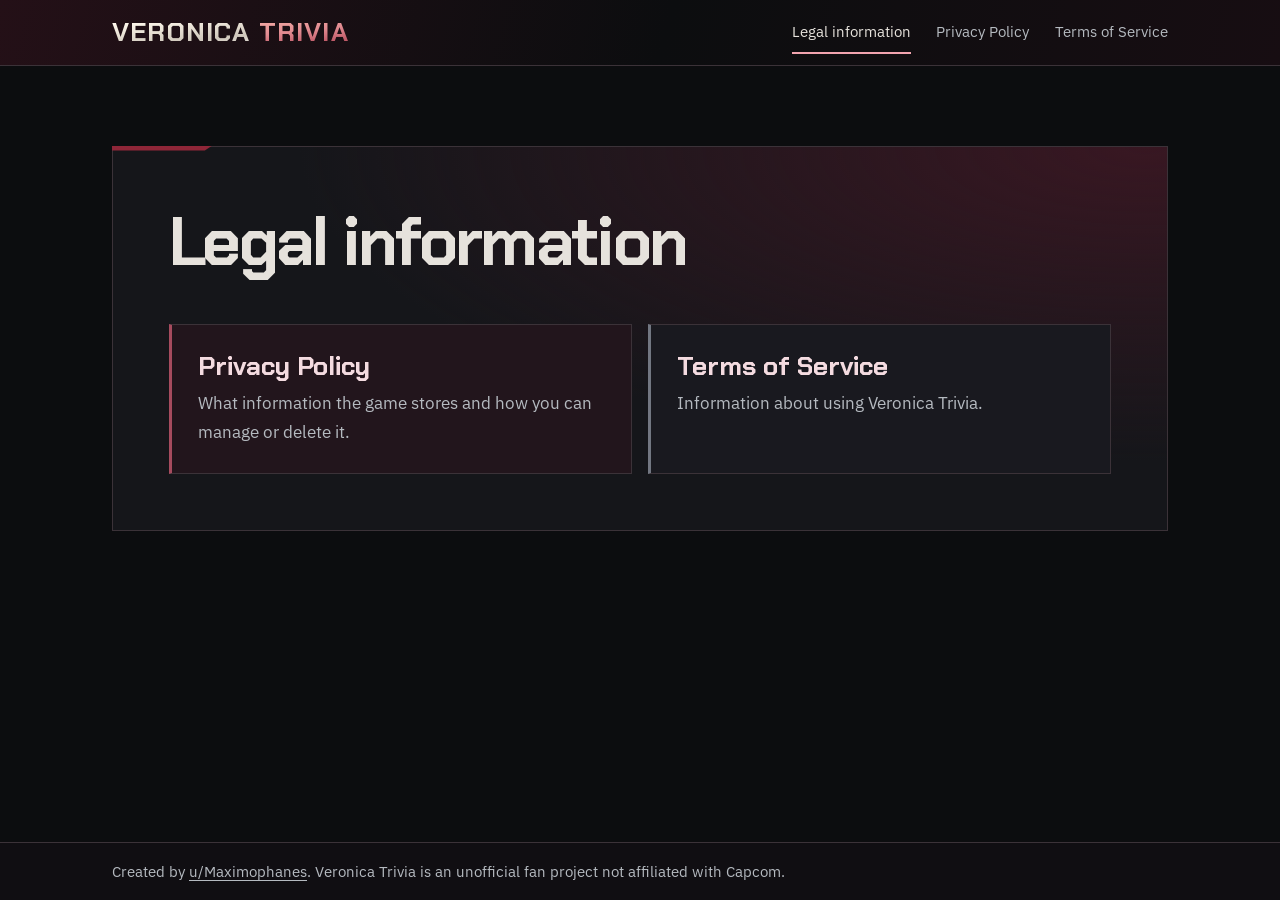
<file: index.html>
<!doctype html>
<html lang="en">
<head>
  <meta charset="utf-8">
  <meta name="viewport" content="width=device-width, initial-scale=1">
  <meta name="description" content="Read the Privacy Policy and Terms of Service for Veronica Trivia.">
  <title>Veronica Trivia — Legal information</title>
  <link rel="icon" href="favicon.ico" sizes="16x16 32x32 48x48">
  <link rel="icon" href="favicon.svg" type="image/svg+xml" sizes="any">
  <link rel="stylesheet" href="style.css">
</head>
<body>
  <a class="skip-link" href="#main">Skip to content</a>
  <header class="site-header">
    <div class="shell masthead">
      <a class="wordmark" href="index.html"><span>Veronica</span> <span>Trivia</span></a>
      <nav aria-label="Main">
        <ul class="site-navigation">
          <li><a href="index.html" aria-current="page">Legal information</a></li>
          <li><a href="privacy.html">Privacy Policy</a></li>
          <li><a href="terms.html">Terms of Service</a></li>
        </ul>
      </nav>
    </div>
  </header>
  <main id="main" class="shell landing" tabindex="-1">
    <div class="landing-panel">
      <h1>Legal information</h1>
      <ul class="document-links">
        <li>
          <a href="privacy.html" class="document-link" aria-labelledby="privacy-label" aria-describedby="privacy-summary">
            <h2 id="privacy-label">Privacy Policy</h2>
            <p id="privacy-summary">What information the game stores and how you can manage or delete it.</p>
          </a>
        </li>
        <li>
          <a href="terms.html" class="document-link" aria-labelledby="terms-label" aria-describedby="terms-summary">
            <h2 id="terms-label">Terms of Service</h2>
            <p id="terms-summary">Information about using Veronica Trivia.</p>
          </a>
        </li>
      </ul>
    </div>
  </main>
  <footer class="site-footer">
    <div class="shell credits">
      <p>Created by <a href="https://www.reddit.com/message/compose/?to=Maximophanes">u/Maximophanes</a>. Veronica Trivia is an unofficial fan project not affiliated with Capcom.</p>
    </div>
  </footer>
</body>
</html>
</file>
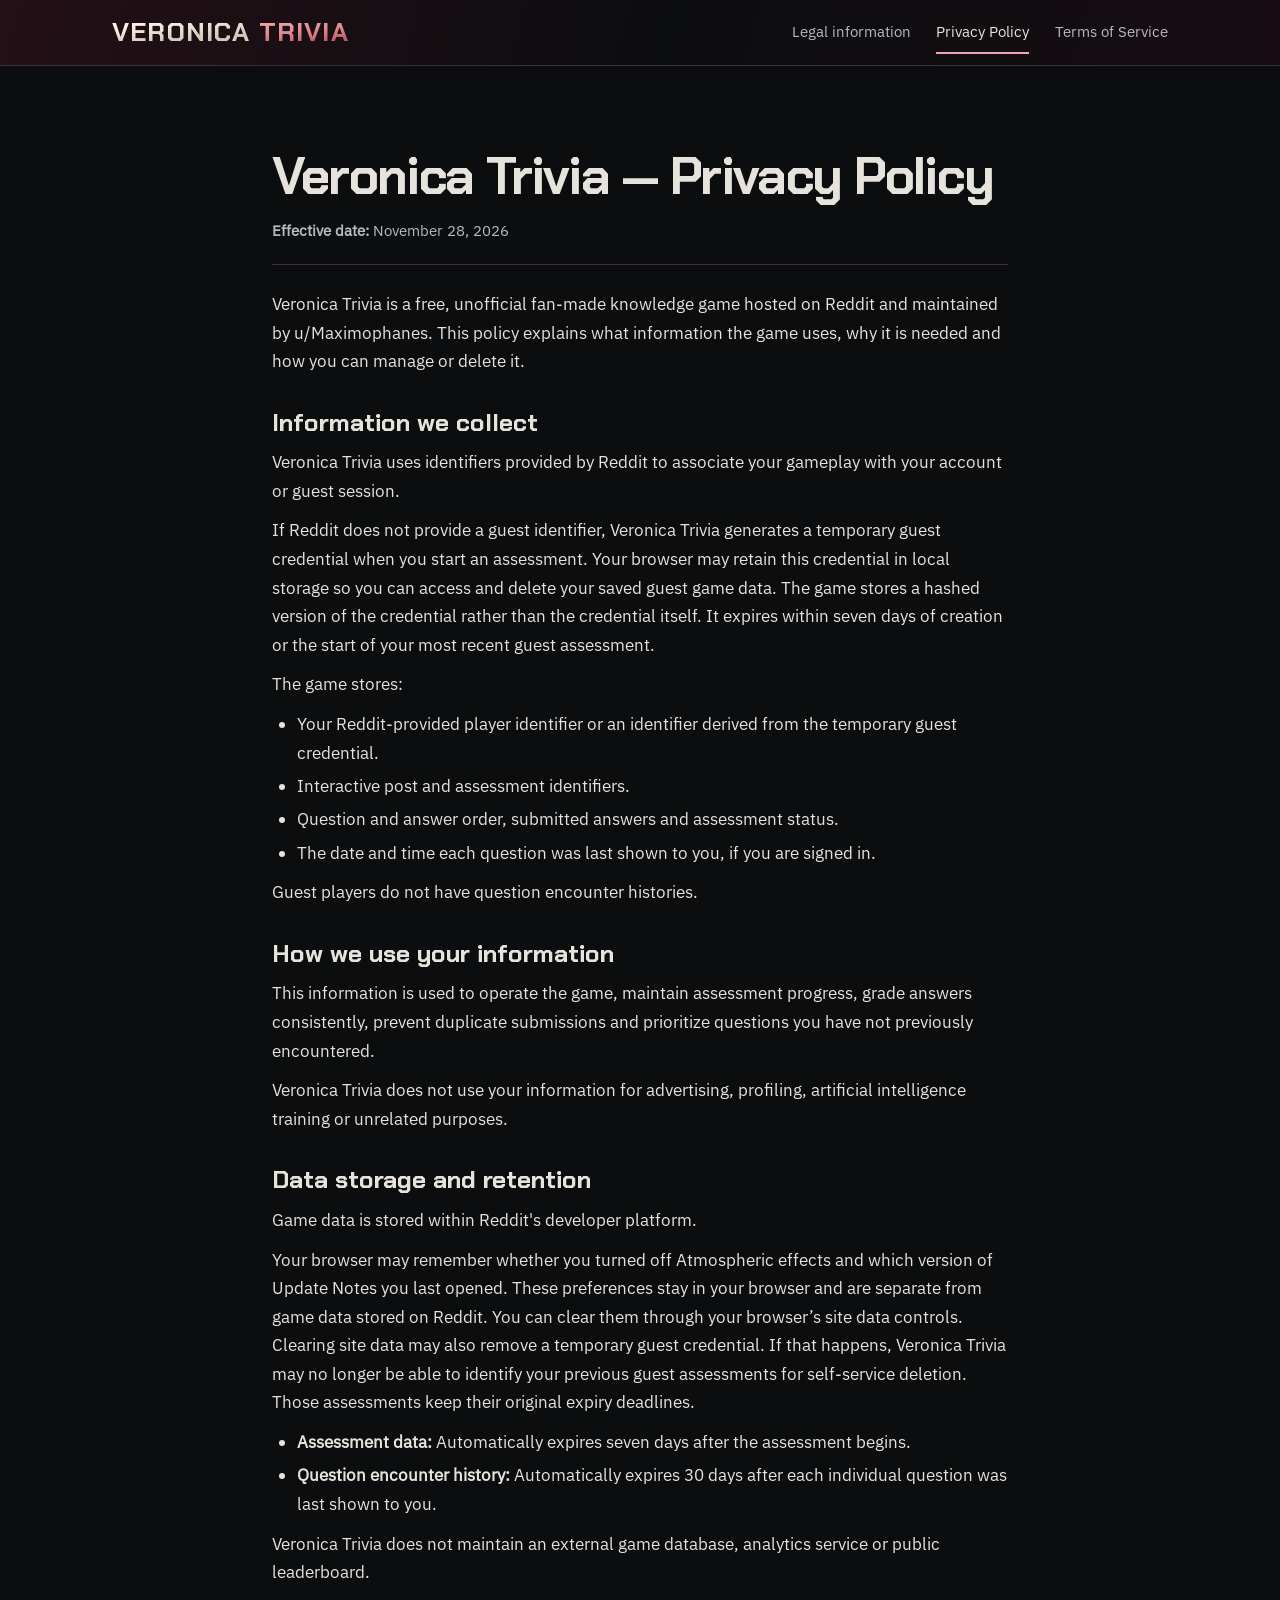
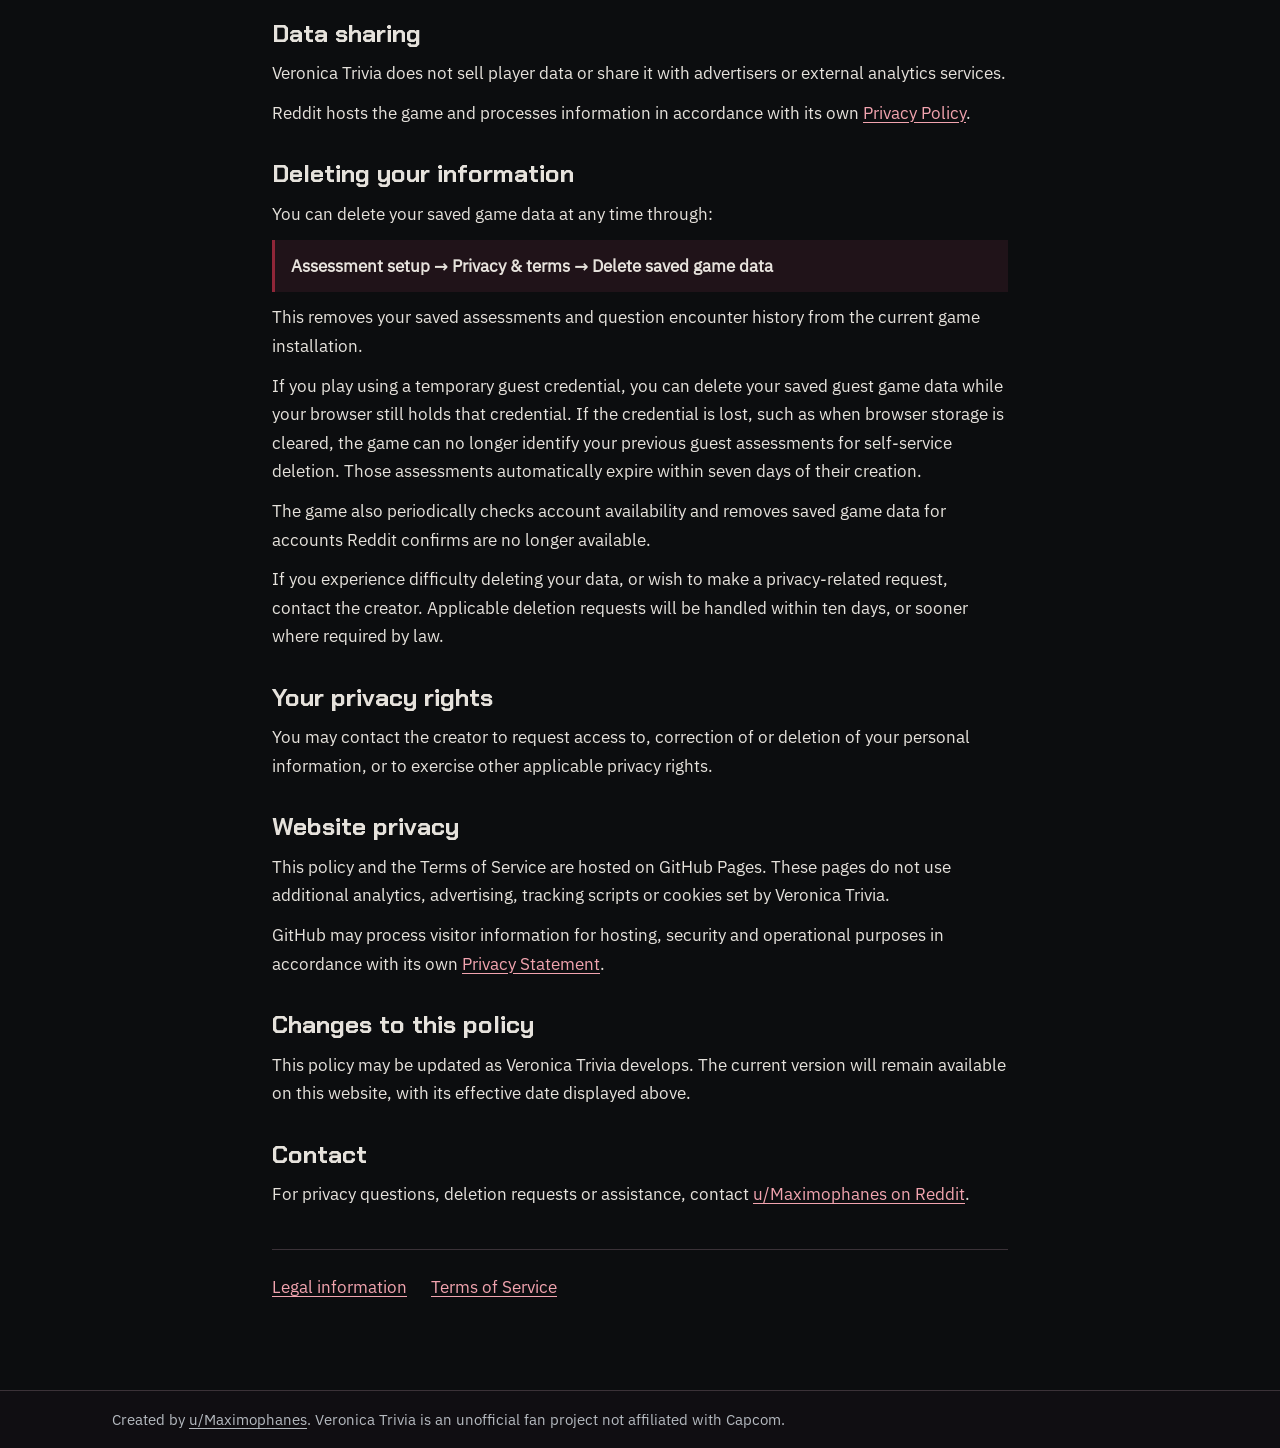
<file: privacy.html>
<!doctype html>
<html lang="en">
<head>
  <meta charset="utf-8">
  <meta name="viewport" content="width=device-width, initial-scale=1">
  <meta name="description" content="Learn what Veronica Trivia stores, how it uses game data and how you can delete it.">
  <title>Veronica Trivia — Privacy Policy</title>
  <link rel="icon" href="favicon.ico" sizes="16x16 32x32 48x48">
  <link rel="icon" href="favicon.svg" type="image/svg+xml" sizes="any">
  <link rel="stylesheet" href="style.css">
</head>
<body>
  <a class="skip-link" href="#main">Skip to content</a>
  <header class="site-header">
    <div class="shell masthead">
      <a class="wordmark" href="index.html"><span>Veronica</span> <span>Trivia</span></a>
      <nav aria-label="Main">
        <ul class="site-navigation">
          <li><a href="index.html">Legal information</a></li>
          <li><a href="privacy.html" aria-current="page">Privacy Policy</a></li>
          <li><a href="terms.html">Terms of Service</a></li>
        </ul>
      </nav>
    </div>
  </header>
  <main id="main" class="reading" tabindex="-1">
    <article aria-labelledby="document-title">
      <header class="document-header">
        <h1 id="document-title">Veronica Trivia — Privacy Policy</h1>
        <p class="effective-date"><strong>Effective date:</strong> <time datetime="2026-11-28">November 28, 2026</time></p>
      </header>
      <p>Veronica Trivia is a free, unofficial fan-made knowledge game hosted on Reddit and maintained by u/Maximophanes. This policy explains what information the game uses, why it is needed and how you can manage or delete it.</p>

      <section>
        <h2>Information we collect</h2>
        <p>Veronica Trivia uses identifiers provided by Reddit to associate your gameplay with your account or guest session.</p>
        <p>If Reddit does not provide a guest identifier, Veronica Trivia generates a temporary guest credential when you start an assessment. Your browser may retain this credential in local storage so you can access and delete your saved guest game data. The game stores a hashed version of the credential rather than the credential itself. It expires within seven days of creation or the start of your most recent guest assessment.</p>
        <p>The game stores:</p>
        <ul>
          <li>Your Reddit-provided player identifier or an identifier derived from the temporary guest credential.</li>
          <li>Interactive post and assessment identifiers.</li>
          <li>Question and answer order, submitted answers and assessment status.</li>
          <li>The date and time each question was last shown to you, if you are signed in.</li>
        </ul>
        <p>Guest players do not have question encounter histories.</p>
      </section>

      <section>
        <h2>How we use your information</h2>
        <p>This information is used to operate the game, maintain assessment progress, grade answers consistently, prevent duplicate submissions and prioritize questions you have not previously encountered.</p>
        <p>Veronica Trivia does not use your information for advertising, profiling, artificial intelligence training or unrelated purposes.</p>
      </section>

      <section>
        <h2>Data storage and retention</h2>
        <p>Game data is stored within Reddit's developer platform.</p>
        <p>Your browser may remember whether you turned off Atmospheric effects and which version of Update Notes you last opened. These preferences stay in your browser and are separate from game data stored on Reddit. You can clear them through your browser’s site data controls. Clearing site data may also remove a temporary guest credential. If that happens, Veronica Trivia may no longer be able to identify your previous guest assessments for self-service deletion. Those assessments keep their original expiry deadlines.</p>
        <ul>
          <li><strong>Assessment data:</strong> Automatically expires seven days after the assessment begins.</li>
          <li><strong>Question encounter history:</strong> Automatically expires 30 days after each individual question was last shown to you.</li>
        </ul>
        <p>Veronica Trivia does not maintain an external game database, analytics service or public leaderboard.</p>
      </section>

      <section>
        <h2>Data sharing</h2>
        <p>Veronica Trivia does not sell player data or share it with advertisers or external analytics services.</p>
        <p>Reddit hosts the game and processes information in accordance with its own <a href="https://www.reddit.com/policies/privacy-policy">Privacy Policy</a>.</p>
      </section>

      <section>
        <h2>Deleting your information</h2>
        <p>You can delete your saved game data at any time through:</p>
        <p class="deletion-path"><strong>Assessment setup → Privacy &amp; terms → Delete saved game data</strong></p>
        <p>This removes your saved assessments and question encounter history from the current game installation.</p>
        <p>If you play using a temporary guest credential, you can delete your saved guest game data while your browser still holds that credential. If the credential is lost, such as when browser storage is cleared, the game can no longer identify your previous guest assessments for self-service deletion. Those assessments automatically expire within seven days of their creation.</p>
        <p>The game also periodically checks account availability and removes saved game data for accounts Reddit confirms are no longer available.</p>
        <p>If you experience difficulty deleting your data, or wish to make a privacy-related request, contact the creator. Applicable deletion requests will be handled within ten days, or sooner where required by law.</p>
      </section>

      <section>
        <h2>Your privacy rights</h2>
        <p>You may contact the creator to request access to, correction of or deletion of your personal information, or to exercise other applicable privacy rights.</p>
      </section>

      <section>
        <h2>Website privacy</h2>
        <p>This policy and the Terms of Service are hosted on GitHub Pages. These pages do not use additional analytics, advertising, tracking scripts or cookies set by Veronica Trivia.</p>
        <p>GitHub may process visitor information for hosting, security and operational purposes in accordance with its own <a href="https://docs.github.com/en/site-policy/privacy-policies/github-general-privacy-statement">Privacy Statement</a>.</p>
      </section>

      <section>
        <h2>Changes to this policy</h2>
        <p>This policy may be updated as Veronica Trivia develops. The current version will remain available on this website, with its effective date displayed above.</p>
      </section>

      <section>
        <h2>Contact</h2>
        <p>For privacy questions, deletion requests or assistance, contact <a href="https://www.reddit.com/message/compose/?to=Maximophanes">u/Maximophanes on Reddit</a>.</p>
      </section>
    </article>
    <nav class="document-navigation" aria-label="Related pages">
      <a href="index.html">Legal information</a>
      <a href="terms.html">Terms of Service</a>
    </nav>
  </main>
  <footer class="site-footer">
    <div class="shell credits">
      <p>Created by <a href="https://www.reddit.com/message/compose/?to=Maximophanes">u/Maximophanes</a>. Veronica Trivia is an unofficial fan project not affiliated with Capcom.</p>
    </div>
  </footer>
</body>
</html>
</file>
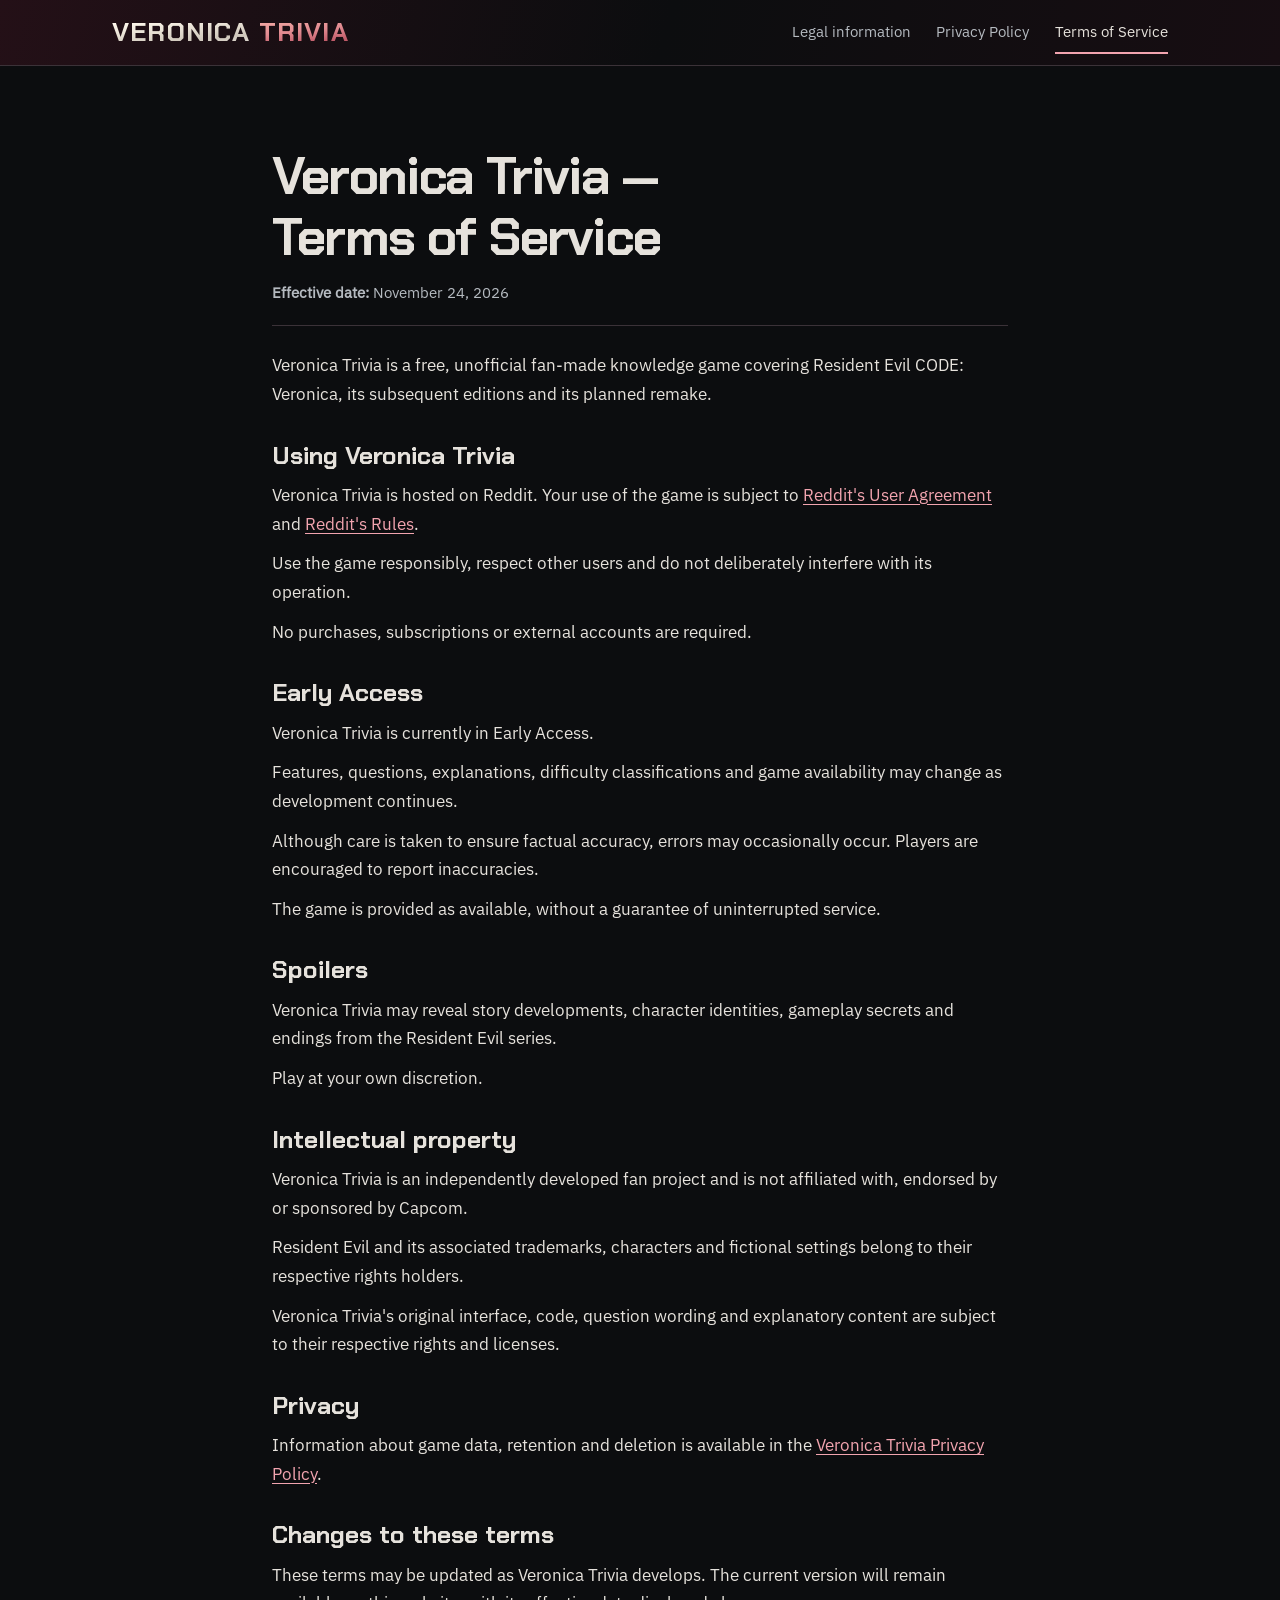
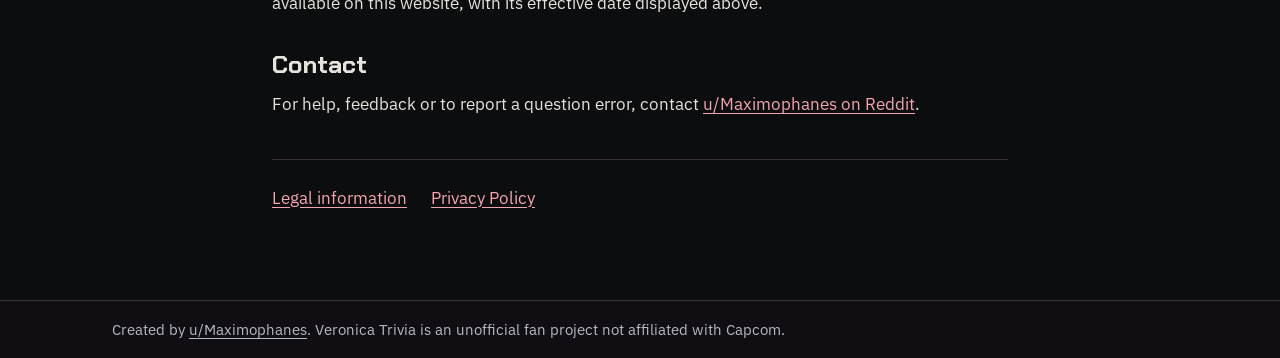
<file: terms.html>
<!doctype html>
<html lang="en">
<head>
  <meta charset="utf-8">
  <meta name="viewport" content="width=device-width, initial-scale=1">
  <meta name="description" content="Read the terms for using Veronica Trivia, an unofficial Early Access game on Reddit.">
  <title>Veronica Trivia — Terms of Service</title>
  <link rel="icon" href="favicon.ico" sizes="16x16 32x32 48x48">
  <link rel="icon" href="favicon.svg" type="image/svg+xml" sizes="any">
  <link rel="stylesheet" href="style.css">
</head>
<body>
  <a class="skip-link" href="#main">Skip to content</a>
  <header class="site-header">
    <div class="shell masthead">
      <a class="wordmark" href="index.html"><span>Veronica</span> <span>Trivia</span></a>
      <nav aria-label="Main">
        <ul class="site-navigation">
          <li><a href="index.html">Legal information</a></li>
          <li><a href="privacy.html">Privacy Policy</a></li>
          <li><a href="terms.html" aria-current="page">Terms of Service</a></li>
        </ul>
      </nav>
    </div>
  </header>
  <main id="main" class="reading" tabindex="-1">
    <article aria-labelledby="document-title">
      <header class="document-header">
        <h1 id="document-title">Veronica Trivia — Terms of Service</h1>
        <p class="effective-date"><strong>Effective date:</strong> <time datetime="2026-11-24">November 24, 2026</time></p>
      </header>
      <p>Veronica Trivia is a free, unofficial fan-made knowledge game covering Resident Evil CODE: Veronica, its subsequent editions and its planned remake.</p>

      <section>
        <h2>Using Veronica Trivia</h2>
        <p>Veronica Trivia is hosted on Reddit. Your use of the game is subject to <a href="https://www.reddit.com/policies/user-agreement">Reddit's User Agreement</a> and <a href="https://www.redditinc.com/policies/content-policy">Reddit's Rules</a>.</p>
        <p>Use the game responsibly, respect other users and do not deliberately interfere with its operation.</p>
        <p>No purchases, subscriptions or external accounts are required.</p>
      </section>

      <section>
        <h2>Early Access</h2>
        <p>Veronica Trivia is currently in Early Access.</p>
        <p>Features, questions, explanations, difficulty classifications and game availability may change as development continues.</p>
        <p>Although care is taken to ensure factual accuracy, errors may occasionally occur. Players are encouraged to report inaccuracies.</p>
        <p>The game is provided as available, without a guarantee of uninterrupted service.</p>
      </section>

      <section>
        <h2>Spoilers</h2>
        <p>Veronica Trivia may reveal story developments, character identities, gameplay secrets and endings from the Resident Evil series.</p>
        <p>Play at your own discretion.</p>
      </section>

      <section>
        <h2>Intellectual property</h2>
        <p>Veronica Trivia is an independently developed fan project and is not affiliated with, endorsed by or sponsored by Capcom.</p>
        <p>Resident Evil and its associated trademarks, characters and fictional settings belong to their respective rights holders.</p>
        <p>Veronica Trivia's original interface, code, question wording and explanatory content are subject to their respective rights and licenses.</p>
      </section>

      <section>
        <h2>Privacy</h2>
        <p>Information about game data, retention and deletion is available in the <a href="privacy.html">Veronica Trivia Privacy Policy</a>.</p>
      </section>

      <section>
        <h2>Changes to these terms</h2>
        <p>These terms may be updated as Veronica Trivia develops. The current version will remain available on this website, with its effective date displayed above.</p>
      </section>

      <section>
        <h2>Contact</h2>
        <p>For help, feedback or to report a question error, contact <a href="https://www.reddit.com/message/compose/?to=Maximophanes">u/Maximophanes on Reddit</a>.</p>
      </section>
    </article>
    <nav class="document-navigation" aria-label="Related pages">
      <a href="index.html">Legal information</a>
      <a href="privacy.html">Privacy Policy</a>
    </nav>
  </main>
  <footer class="site-footer">
    <div class="shell credits">
      <p>Created by <a href="https://www.reddit.com/message/compose/?to=Maximophanes">u/Maximophanes</a>. Veronica Trivia is an unofficial fan project not affiliated with Capcom.</p>
    </div>
  </footer>
</body>
</html>
</file>
<file: style.css>
@font-face {
  font-family: "Chakra Petch";
  src: url("fonts/chakra-petch-latin-700-normal.woff2") format("woff2");
  font-style: normal;
  font-weight: 700;
  font-display: swap;
}

@font-face {
  font-family: "IBM Plex Sans";
  src: url("fonts/ibm-plex-sans-latin-400-normal.woff2") format("woff2");
  font-style: normal;
  font-weight: 400;
  font-display: swap;
}

:root {
  color-scheme: dark;
  --obsidian: #0c0d0f;
  --panel: #15161a;
  --bone: #e6e2dc;
  --muted: #b5bac0;
  --line: #3b3238;
  --oxblood: #4a101b;
  --crimson: #8f2638;
  --link: #f2a4af;
  --focus: #e0b764;
  --display: "Chakra Petch", system-ui, sans-serif;
  --gutter: clamp(1rem, 4.5vw, 2.5rem);
}

* {
  box-sizing: border-box;
}

body {
  margin: 0;
  min-block-size: 100vh;
  display: flex;
  flex-direction: column;
  background: var(--obsidian);
  color: var(--bone);
  font: 1.0625rem / 1.68 "IBM Plex Sans", system-ui, sans-serif;
}

a {
  color: var(--link);
  text-underline-offset: 0.2em;
}

a:hover {
  color: #ffd2d8;
}

a:focus-visible,
main:focus-visible {
  outline: 2px solid var(--focus);
  outline-offset: 4px;
}

.skip-link {
  position: absolute;
  inset: 0.5rem auto auto var(--gutter);
  z-index: 1;
  padding: 0.45rem 0.8rem;
  background: var(--obsidian);
  color: var(--bone);
}

.skip-link:not(:focus) {
  clip-path: inset(50%);
}

.shell {
  inline-size: min(calc(100% - var(--gutter) * 2), 66rem);
  margin-inline: auto;
}

.site-header {
  border-block-end: 1px solid var(--line);
  background: linear-gradient(105deg, #241017, var(--obsidian) 52%, #170d12);
}

.masthead {
  display: flex;
  align-items: center;
  justify-content: space-between;
  flex-wrap: wrap;
  gap: 0.15rem 1.5rem;
  padding-block: 0.65rem;
}

.wordmark {
  display: inline-block;
  color: var(--bone);
  font: 700 clamp(1.28rem, 3.8vw, 1.65rem) / 1.1 var(--display);
  letter-spacing: 0.045em;
  text-decoration: none;
  text-transform: uppercase;
}

.wordmark span:last-child {
  color: #e18b91;
}

@supports (background-clip: text) {
  .wordmark span {
    background: linear-gradient(174deg, #fff9ed 18%, #cfc7bb 70%, #e6e2dc 94%);
    background-clip: text;
    color: transparent;
  }

  .wordmark span:last-child {
    background: linear-gradient(174deg, #f3ada6 10%, #e18b91 47%, #bf5967 78%, #dd757e 96%);
    background-clip: text;
    color: transparent;
  }
}

.site-navigation,
.document-links {
  list-style: none;
  margin: 0;
  padding: 0;
}

.site-navigation {
  display: flex;
  flex-wrap: wrap;
  column-gap: clamp(0.8rem, 2.8vw, 1.6rem);
}

.site-navigation a {
  display: flex;
  align-items: center;
  min-block-size: max(44px, 1.65em);
  border-block-end: 2px solid transparent;
  color: var(--muted);
  font-size: 0.9375rem;
  text-decoration: none;
}

.site-navigation a:hover,
.site-navigation a[aria-current="page"] {
  color: var(--bone);
  border-block-end-color: var(--link);
}

.landing,
.reading {
  flex: 1;
  margin-block: clamp(2.25rem, 7vw, 5rem);
  overflow-wrap: anywhere;
}

.landing-panel {
  position: relative;
  border: 1px solid var(--line);
  padding: clamp(1.25rem, 5vw, 3.5rem);
  background:
    radial-gradient(ellipse at 98% 0%, #381722 0%, transparent 58%),
    var(--panel);
}

.landing-panel::before {
  position: absolute;
  inset: -1px auto auto -1px;
  inline-size: 6.25rem;
  block-size: 0.3rem;
  background: var(--crimson);
  clip-path: polygon(0 0, 100% 0, calc(100% - 0.45rem) 100%, 0 100%);
  content: "";
  pointer-events: none;
}

h1,
h2 {
  margin: 0;
  color: var(--bone);
  font-family: var(--display);
  line-height: 1.18;
}

.landing h1 {
  font-size: clamp(2.25rem, 6vw, 4.2rem);
  letter-spacing: -0.04em;
}

.document-links {
  display: grid;
  grid-template-columns: repeat(2, minmax(0, 1fr));
  gap: 1rem;
  margin-block-start: clamp(1.4rem, 4vw, 2.6rem);
}

.document-link {
  display: block;
  block-size: 100%;
  padding: clamp(1.05rem, 2.7vw, 1.65rem);
  border: 1px solid var(--line);
  border-inline-start: 3px solid #a64b5e;
  background: #22151c;
  text-decoration: none;
}

.document-links li + li .document-link {
  border-inline-start-color: #727782;
  background: #19191f;
}

.document-link:hover h2,
.document-link:focus-visible h2 {
  text-decoration: underline;
  text-underline-offset: 0.2em;
}

.document-link h2 {
  font-size: clamp(1.32rem, 3vw, 1.65rem);
  color: #f4dbe0;
}

.document-link p {
  margin: 0.45rem 0 0;
  color: var(--muted);
}

.reading {
  inline-size: min(calc(100% - var(--gutter) * 2), 46rem);
  margin-inline: auto;
}

.document-header {
  padding-block-end: 1.25rem;
  margin-block-end: 1.6rem;
  border-block-end: 1px solid var(--line);
}

.document-header h1 {
  font-size: clamp(1.95rem, 4.3vw, 3.25rem);
  letter-spacing: -0.035em;
  text-wrap: balance;
  text-align: start;
}

.effective-date {
  margin: 0.7rem 0 0;
  color: var(--muted);
  font-size: 0.9375rem;
}

article section {
  margin-block-start: 2rem;
}

article h2 {
  margin-block-end: 0.65rem;
  font-size: clamp(1.3rem, 2.5vw, 1.55rem);
}

article p,
article ul {
  margin-block: 0.7rem;
}

article ul {
  padding-inline-start: 1.45em;
}

article li + li {
  margin-block-start: 0.3rem;
}

.deletion-path {
  padding: 0.75rem 1rem;
  border-inline-start: 3px solid var(--crimson);
  background: #201319;
}

.document-navigation {
  display: flex;
  flex-wrap: wrap;
  gap: 0.4rem 1.5rem;
  padding-block-start: 1rem;
  margin-block-start: 2.5rem;
  border-block-start: 1px solid var(--line);
}

.document-navigation a {
  display: flex;
  align-items: center;
  min-block-size: max(44px, 1.65em);
}

.site-footer {
  border-block-start: 1px solid var(--line);
  background: #100e12;
}

.credits {
  padding-block: 1rem;
  color: var(--muted);
  font-size: 0.9375rem;
  overflow-wrap: anywhere;
}

.credits p {
  margin: 0;
}

.credits a {
  color: inherit;
}

@media (max-width: 39rem) {
  .document-links {
    grid-template-columns: minmax(0, 1fr);
  }
}

@media (forced-colors: active) {
  .wordmark span,
  .wordmark span:last-child {
    color: LinkText;
    background: none;
  }

  .site-navigation a[aria-current="page"] {
    border-block-end-color: LinkText;
  }

  a:focus-visible,
  main:focus-visible {
    outline-color: Highlight;
  }
}
</file>
